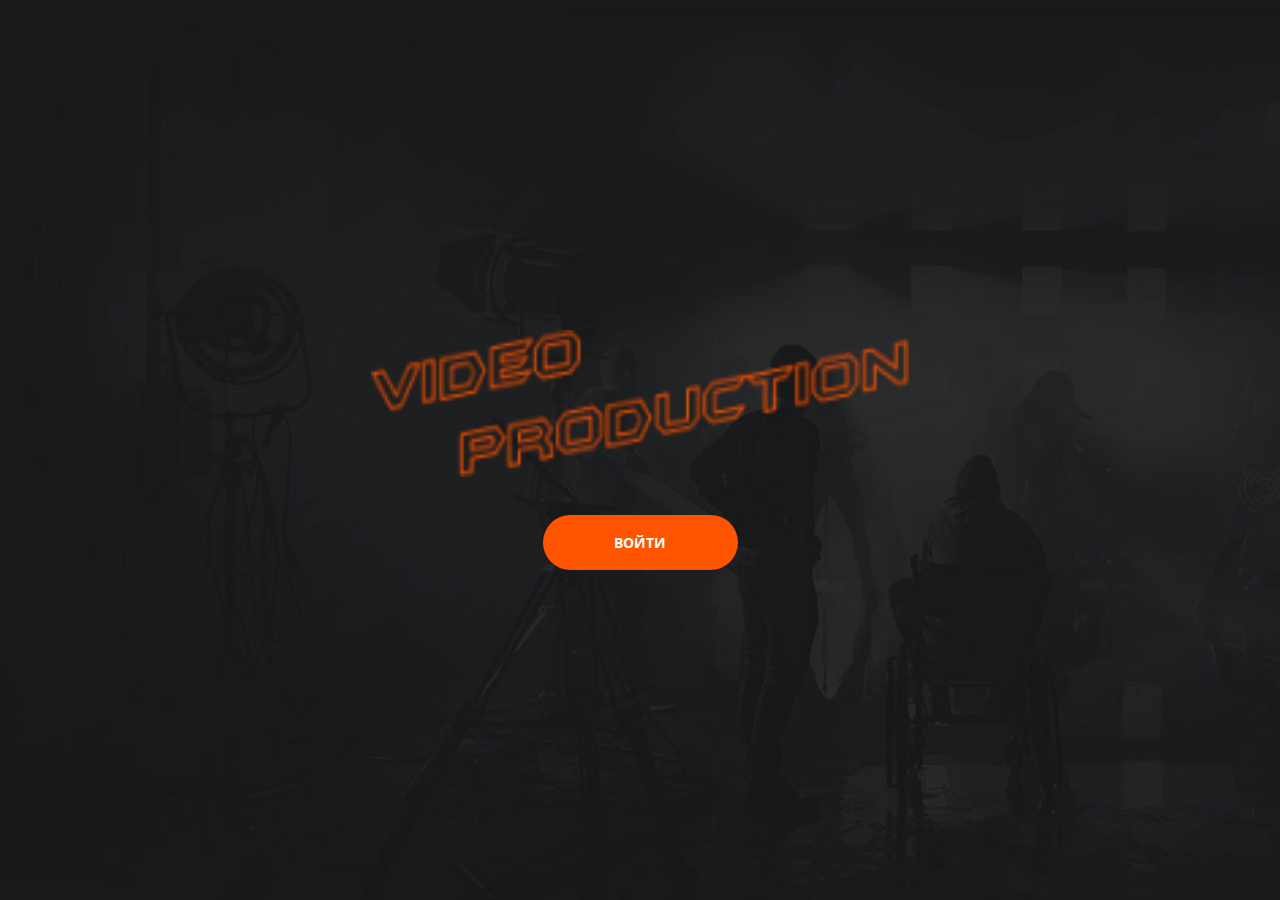
<file: index.html>
<!DOCTYPE html>
<html lang="en">

<head>
    <meta charset="UTF-8">
    <meta http-equiv="X-UA-Compatible" content="IE=edge">
    <meta name="viewport" content="width=device-width, initial-scale=1.0">
    <title>Document</title>
    <link rel="stylesheet" href="./css/pages/index.css">
</head>

<body>
    <div class="wrapper">
        <div class="welcome">
            <img class="welcome__logo" src="./images/logo.png" alt="">
            <a class="btn welcome__btn" href="./main.html">Войти</a>
        </div>
    </div>
</body>

</html>
</file>
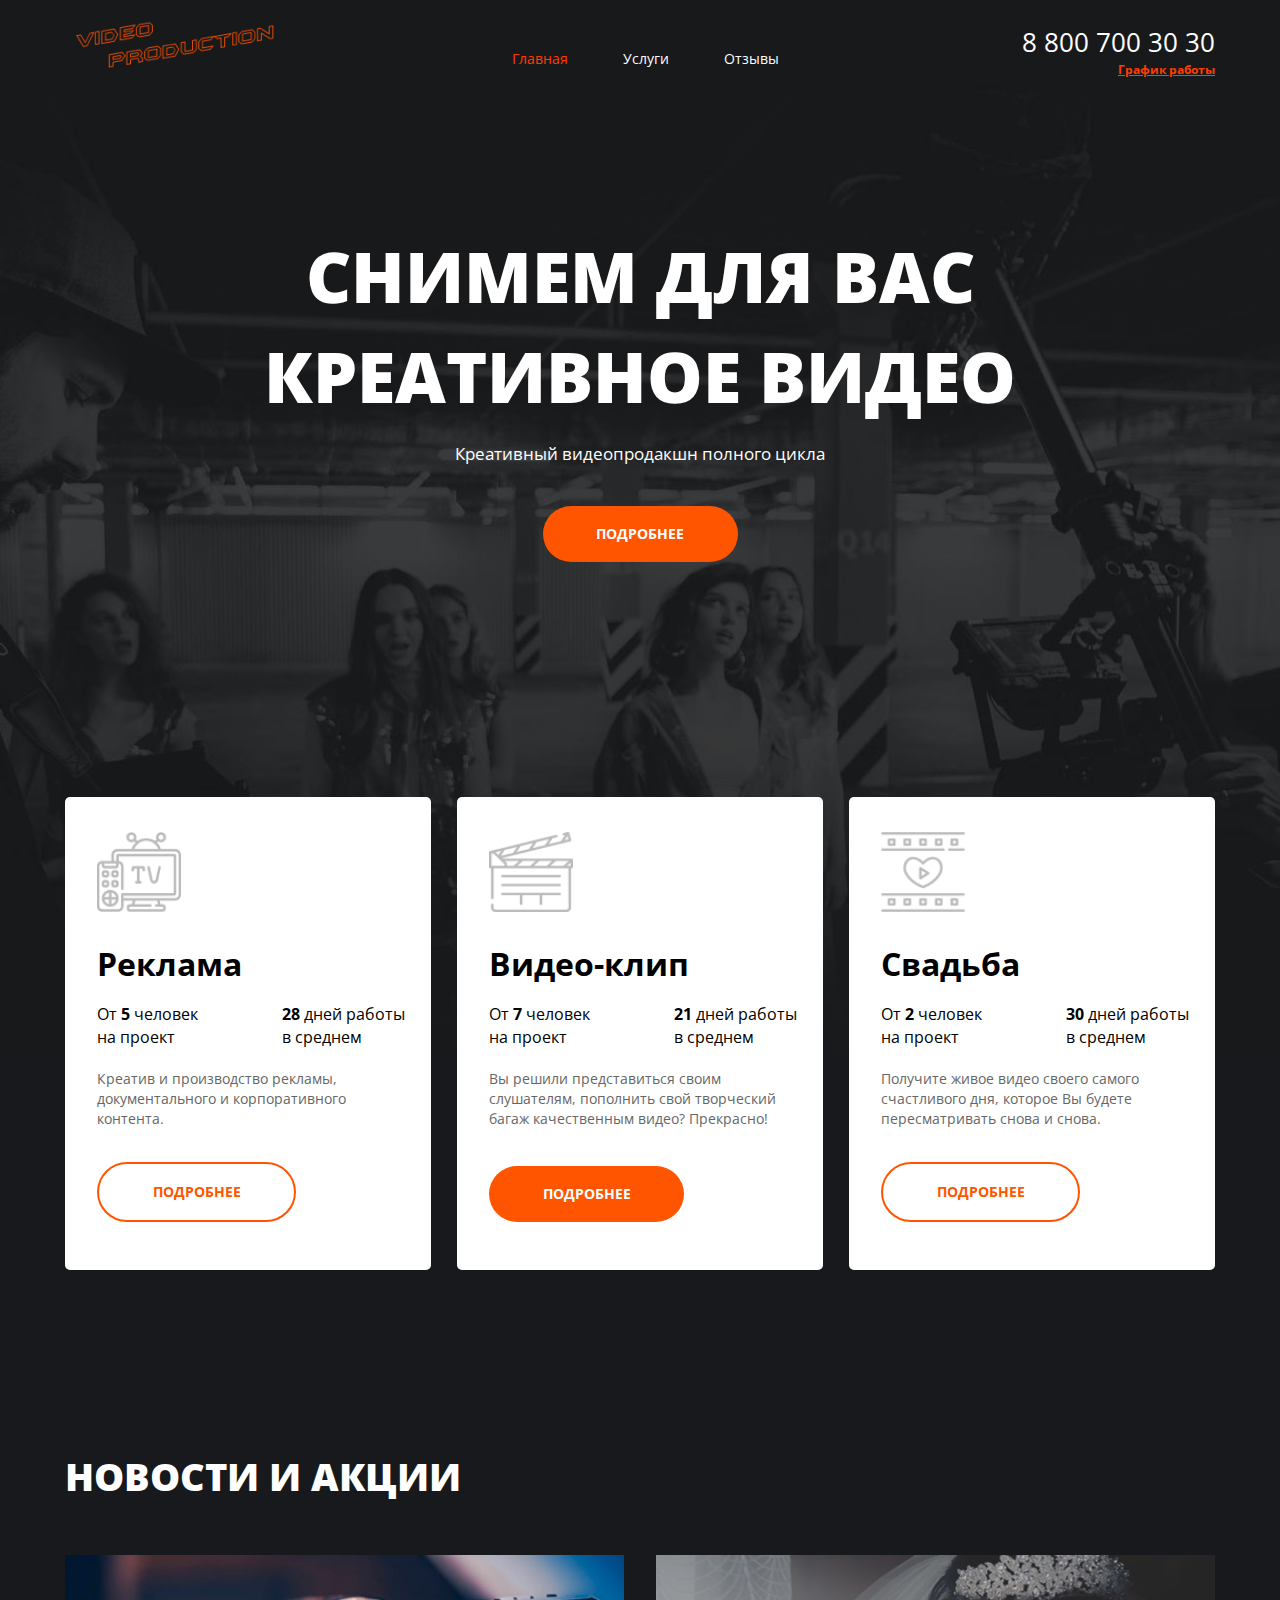
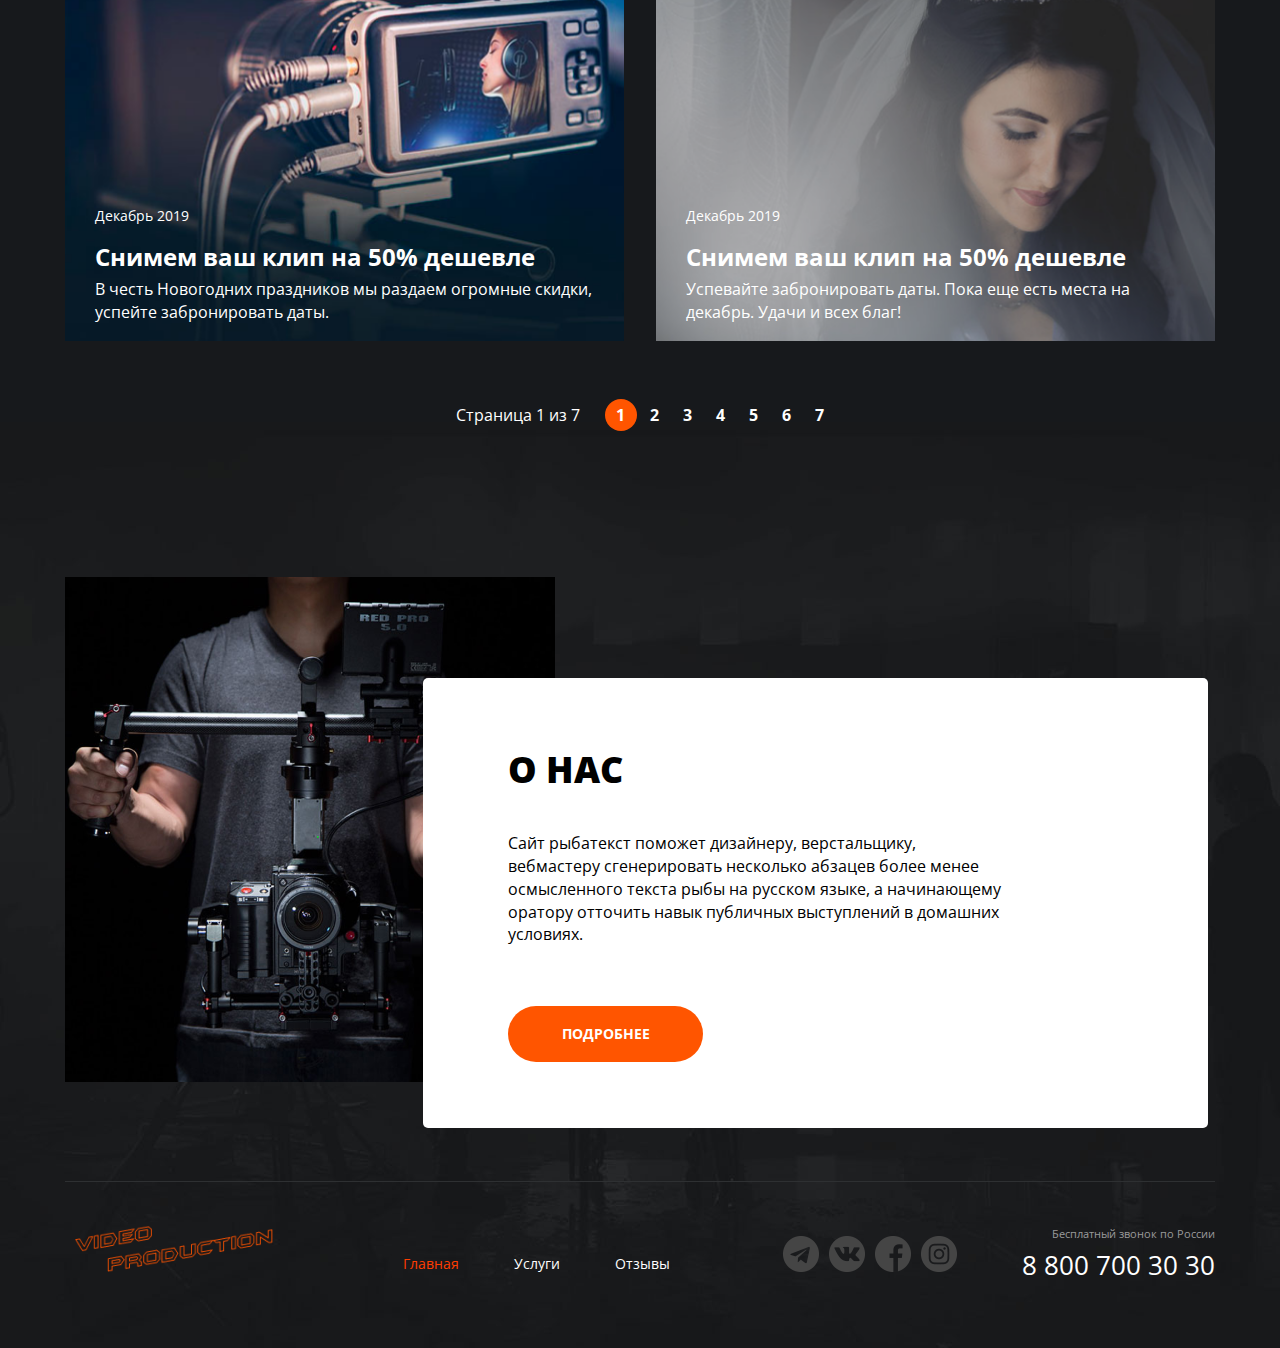
<file: main.html>
<!DOCTYPE html>
<html lang="en">

<head>
    <meta charset="UTF-8">
    <meta http-equiv="X-UA-Compatible" content="IE=edge">
    <meta name="viewport" content="width=device-width, initial-scale=1.0">
    <title>Document</title>
    <link rel="stylesheet" href="./css/pages/main.css">
</head>

<body>
    <div class="wrapper">
        <div class="container">
            <header class="header">
                <div class="header__logo logo">
                    <a href="/" class="logo__link">
                        <img src="./images/logo.png" alt="лого" class="logo__img">
                    </a>
                </div>
                <nav class="header__navigation navigation">
                    <ul class="navigation__list">
                        <li class="navigation__item">
                            <a href="./main.html" class="navigation__link navigation__link--active">Главная</a>
                        </li>
                        <li class="navigation__item">
                            <a href="./pages/services.html" class="navigation__link">Услуги</a>
                        </li>
                        <li class="navigation__item">
                            <a href="./pages/review.html" class="navigation__link">Отзывы</a>
                        </li>
                    </ul>
                </nav>
                <address class="header__contacts contacts">
                    <a href="tel:88007003030" class="contacts__phone">8 800 700 30 30</a>
                    <div class="contacts__workdays">
                        <span>График работы</span>
                        <div class="contatcs__tooltip">
                            <div class="tooltip"></div>
                            <div class="contacts__days">пн-вс: 09:00 - 20:00</div>
                            <div class="contacts__lunch">Обед: 14:00 - 14:30</div>
                        </div>
                    </div>
                  
                </address>
            </header>
            <main class="page-content">
                <div class="main-title">
                    <h1 class="main-title__header">Снимем для вас креативное видео</h1>
                    <h3 class="main-title__subheader">Креативный видеопродакшн полного цикла</h3>
                    <a class="main-title__button btn" href="#">Подробнее</a>
                </div>
                <div class="adv-block">
                    <ul class="adv-block__list">
                        <li class="adv-block__adv adv">
                            <img src="./images/tv.png" alt="picture" class="adv__pic">
                            <h2 class="adv__header">Реклама</h2>
                            <div class="adv__info">
                                <div class="adv__team">
                                    От <b>5</b> человек на проект
                                </div>
                                <div class="adv__terms">
                                    <b>28</b> дней работы в среднем
                                </div>
                            </div>
                            <p class="adv__description">
                                Креатив и производство рекламы, документального и корпоративного контента.
                            </p>
                            <a class="adv__button btn btn-border" href="#">Подробнее</a>
                        </li>
                        <li class="adv-block__adv adv">
                            <img src="./images/clapper.png" alt="picture" class="adv__pic">
                            <h2 class="adv__header">Видео-клип</h2>
                            <div class="adv__info">
                                <div class="adv__team">
                                    От <b>7</b> человек на проект
                                </div>
                                <div class="adv__terms">
                                    <b>21</b> дней работы в среднем
                                </div>
                            </div>
                            <p class="adv__description">
                                Вы решили представиться своим слушателям, пополнить свой творческий багаж качественным
                                видео? Прекрасно!
                            </p>
                            <a class="adv__button btn" href="#">Подробнее</a>
                        </li>
                        <li class="adv-block__adv adv">
                            <img src="./images/film.png" alt="picture" class="adv__pic">
                            <h2 class="adv__header">Свадьба</h2>
                            <div class="adv__info">
                                <div class="adv__team">
                                    От <b>2</b> человек на проект
                                </div>
                                <div class="adv__terms">
                                    <b>30</b> дней работы в среднем
                                </div>
                            </div>
                            <p class="adv__description">
                                Получите живое видео своего самого счастливого дня, которое Вы будете пересматривать
                                снова и снова.
                            </p>
                            <a class="adv__button btn btn-border" href="#">Подробнее</a>
                        </li>
                    </ul>
                </div>
                <div class="news">
                    <h2 class="news__title">
                        Новости и акции
                    </h2>
                    <ul class="news__list">
                        <li class="news__discount discount news__camera-bg">
                            <div class="discount__description">
                                <div class="discount__month">Декабрь 2019</div>
                                <h3 class="discount__amount">Снимем ваш клип на 50% дешевле</h3>
                                <p class="discount__new-year">В честь Новогодних праздников мы раздаем огромные скидки,
                                    успейте забронировать даты.
                                </p>
                            </div>
                        </li>
                        <li class="news__discount discount news__wedding-bg">
                            <div class="discount__description">
                                <div class="discount__month">Декабрь 2019</div>
                                <h3 class="discount__amount">Снимем ваш клип на 50% дешевле</h3>
                                <p class="discount__new-year">Успевайте забронировать даты. Пока еще есть места на
                                    декабрь. Удачи и всех благ!
                                </p>
                            </div>
                        </li>
                    </ul>
                    <div class="paginator">
                        <div class="paginator__display">Страница 1 из 7</div>
                        <ul class="paginator__list">
                            <li class="paginator__number active"><a href="">1</a></li>
                            <li class="paginator__number"><a href="">2</a></li>
                            <li class="paginator__number"><a href="">3</a></li>
                            <li class="paginator__number"><a href="">4</a></li>
                            <li class="paginator__number"><a href="">5</a></li>
                            <li class="paginator__number"><a href="">6</a></li>
                            <li class="paginator__number"><a href="">7</a></li>
                        </ul>
                    </div>
                </div>
                <div class="about">
                    <img class="about__photo" src="./images/cameraman.png">
                    <div class="about__paper">
                        <h2 class="about__header">О нас</h2>
                        <p class="about__fish">Сайт рыбатекст поможет дизайнеру, верстальщику, вебмастеру сгенерировать
                            несколько абзацев более менее осмысленного текста рыбы на русском языке, а начинающему
                            оратору отточить навык публичных выступлений в домашних условиях.</p>
                        <a class="ads__button btn" href="#">Подробнее</a>
                    </div>
                </div>
            </main>
            <div class="footer-border-line"></div>
            <footer class="footer">
                <div class="footer__column">
                    <div class="footer__logo logo">
                        <a href="/" class="logo__link">
                            <img src="./images/logo.png" alt="лого" class="logo__img">
                        </a>
                    </div>
                    <nav class="footer__navigation navigation">
                        <ul class="navigation__list">
                            <li class="navigation__item">
                                <a href="./main.html" class="navigation__link navigation__link--active">Главная</a>
                            </li>
                            <li class="navigation__item">
                                <a href="./pages/services.html" class="navigation__link">Услуги</a>
                            </li>
                            <li class="navigation__item">
                                <a href="./pages/review.html" class="navigation__link">Отзывы</a>
                            </li>
                        </ul>
                    </nav>
                </div>
                <div class="footer__column">
                    <nav class="footer__social social">
                        <ul class="social__list">
                            <li class="social__el"><a href="">
                                    <div class="social__icon telegram--icon"></div>
                                </a></li>
                            <li class="social__el"><a href="">
                                <div class="social__icon vk--icon"></div></a>
                            </li>
                            <li class="social__el"><a href="">  <div class="social__icon facebook--icon"></div></a>
                            </li>
                            <li class="social__el">  <div class="social__icon inst--icon"></div></a>
                            </li>
                        </ul>
                    </nav>
                    <div class="footer-contact">
                        <div class="footer-contact__call">Бесплатный звонок по России</div>
                        <a href="tel:88007003030" class="footer-contact__phone">8 800 700 30 30</a>
                    </div>
                </div>
            </footer>
        </div>
    </div>
</body>

</html>
</file>
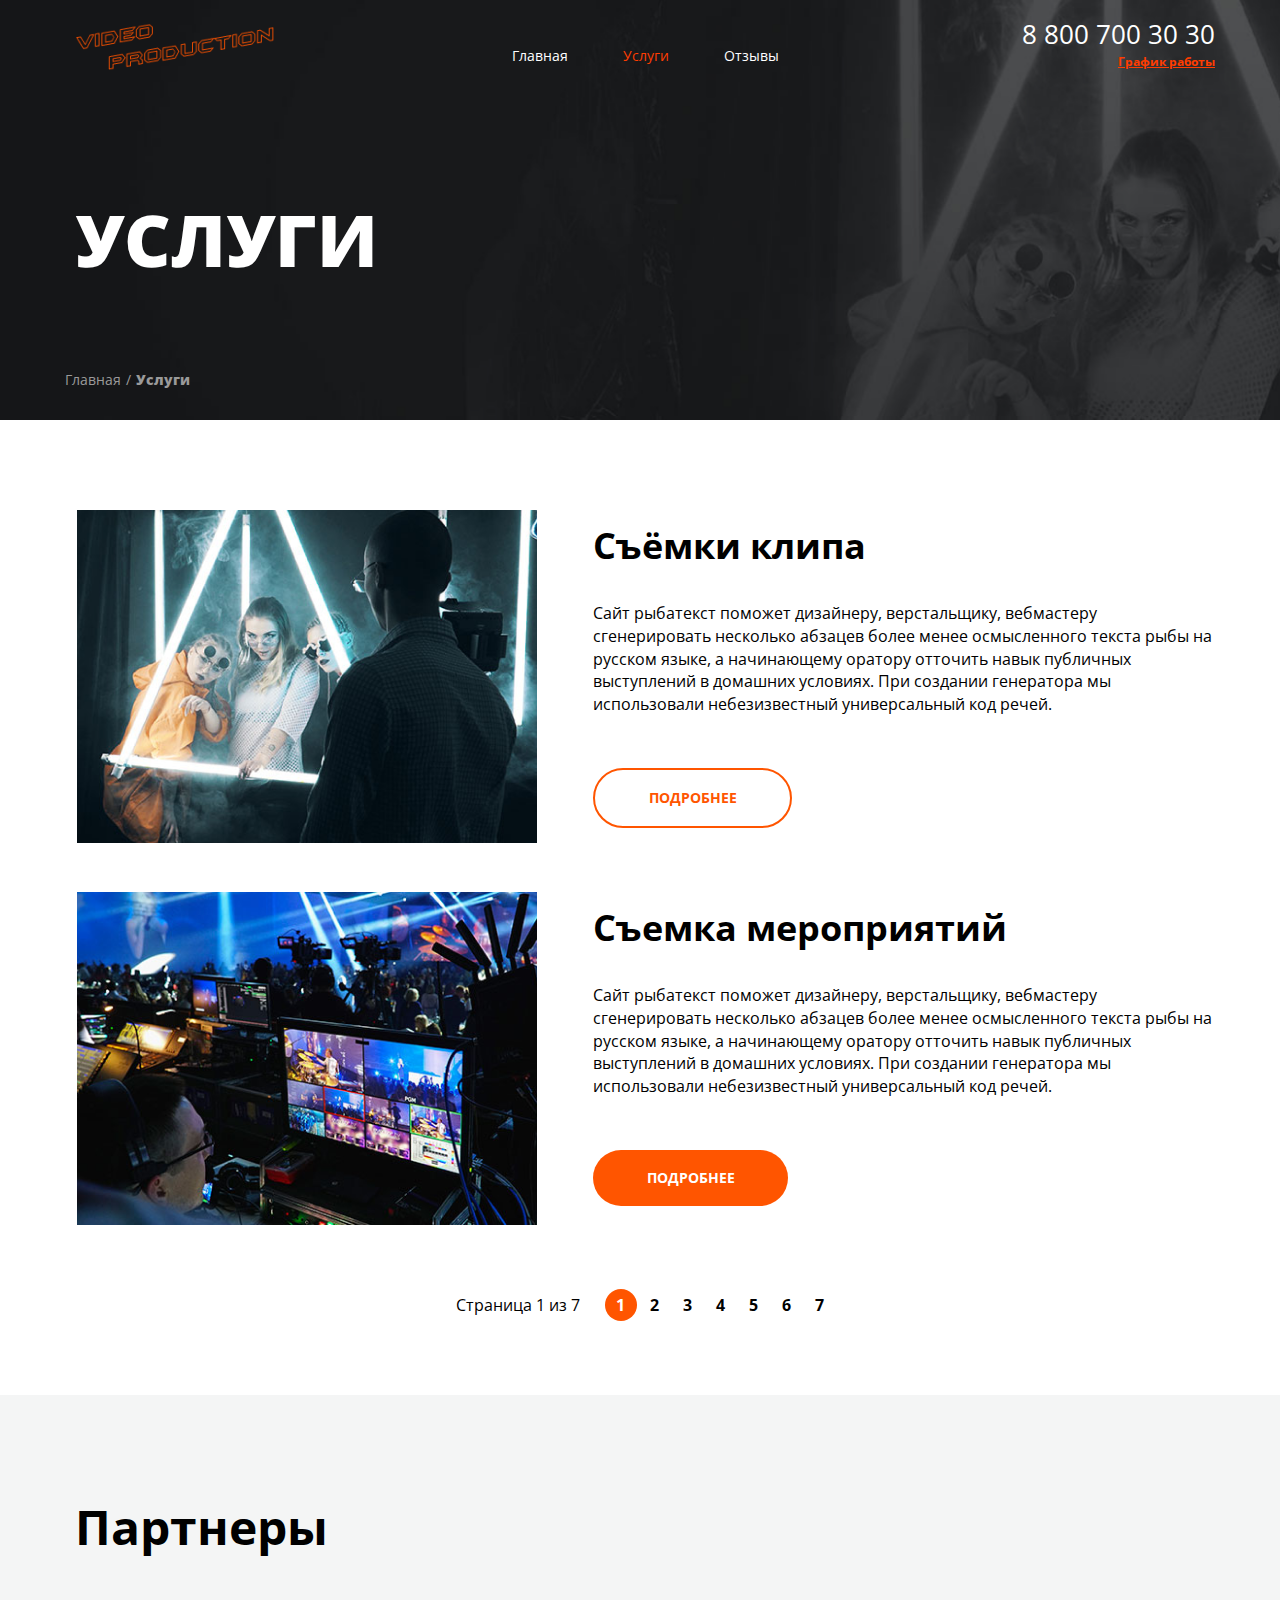
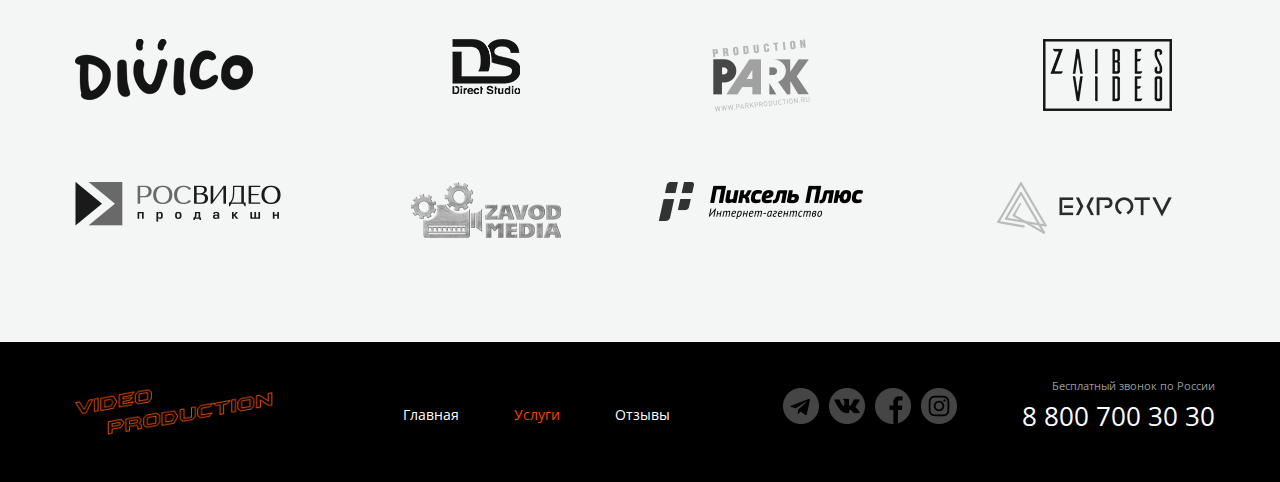
<file: pages/services.html>
<!DOCTYPE html>
<html lang="en">

<head>
    <meta charset="UTF-8">
    <meta http-equiv="X-UA-Compatible" content="IE=edge">
    <meta name="viewport" content="width=device-width, initial-scale=1.0">
    <link rel="stylesheet" href="./../css/pages/services.css">
    <title>Document</title>
</head>

<body>
    <div class="wrapper">
        <div class="hero">
            <div class="container">
                <header class="header">
                    <div class="header__logo logo">
                        <a href="/" class="logo__link">
                            <img src="./../images/logo.png" alt="лого" class="logo__img">
                        </a>
                    </div>
                    <nav class="header__navigation navigation">
                        <ul class="navigation__list">
                            <li class="navigation__item">
                                <a href="./../main.html" class="navigation__link navigation__link">Главная</a>
                            </li>
                            <li class="navigation__item">
                                <a href="./services.html" class="navigation__link--active">Услуги</a>
                            </li>
                            <li class="navigation__item">
                                <a href="./review.html" class="navigation__link">Отзывы</a>
                            </li>
                        </ul>
                    </nav>
                    <address class="header__contacts contacts">
                        <a href="tel:88007003030" class="contacts__phone">8 800 700 30 30</a>
                        <div class="contacts__workdays">
                            <span>График работы</span>
                            <div class="contatcs__tooltip">
                                <div class="tooltip"></div>
                                <div class="contacts__days">пн-вс: 09:00 - 20:00</div>
                                <div class="contacts__lunch">Обед: 14:00 - 14:30</div>
                            </div>
                        </div>  
                    </address>
                </header>
                <h1 class="hero__title">Услуги</h1>
                <div class="breadcrumb">
                    <ul class="breadcrumb__list">
                        <li class="breadcrumb__item"><a href="./../main.html" class="breadcrumb__link">Главная</a></li>
                        <li class="breadcrumb__item">/</li>
                        <li class="breadcrumb__item"><a class="breadcrumb__link active" href="#">Услуги</a></li>
                    </ul>
                </div>
            </div>
        </div>
        <div class="container">
            <div class="services-block">
                <div class="services">
                    <ul class="services__list">
                        <li class="services__item service">
                            <img class="services__pic" src="./../images/girls.png" alt="">
                            <div class="services__paper">
                                <h2 class="services__title">Съёмки клипа</h2>
                                <p class="services__text">Сайт рыбатекст поможет дизайнеру, верстальщику, вебмастеру
                                    сгенерировать несколько абзацев более менее осмысленного текста рыбы на русском
                                    языке, а начинающему оратору отточить навык публичных выступлений в домашних
                                    условиях. При создании генератора мы использовали небезизвестный универсальный код
                                    речей.</p>
                                <a class="services__button btn btn-border" href="#">Подробнее</a>
                            </div>
                        </li>
                        <li class="services__item service">
                            <img class="services__pic" src="./../images/engineer.png" alt="">
                            <div class="services__paper">
                                <h2 class="services__title">Съемка мероприятий</h2>
                                <p class="services__text">Сайт рыбатекст поможет дизайнеру, верстальщику, вебмастеру
                                    сгенерировать несколько абзацев более менее осмысленного текста рыбы на русском
                                    языке, а начинающему оратору отточить навык публичных выступлений в домашних
                                    условиях. При создании генератора мы использовали небезизвестный универсальный код
                                    речей.</p>
                                <a class="services__button btn btn-white" href="#">Подробнее</a>
                            </div>
                        </li>
                    </ul>
                    <div class="paginator">
                        <div class="paginator__display">Страница 1 из 7</div>
                        <ul class="paginator__list">
                            <li class="paginator__number active"><a href="">1</a></li>
                            <li class="paginator__number"><a href="">2</a></li>
                            <li class="paginator__number"><a href="">3</a></li>
                            <li class="paginator__number"><a href="">4</a></li>
                            <li class="paginator__number"><a href="">5</a></li>
                            <li class="paginator__number"><a href="">6</a></li>
                            <li class="paginator__number"><a href="">7</a></li>
                        </ul>
                    </div>
                </div>
            </div>
        </div>
        <div class="partners-block">
            <div class="container">
                <div class="partners">
                    <h3 class="partners__header">
                        Партнеры
                    </h3>
                    <div class="partners__pics">
                        <a href="#" class="partners__pic"><img src="./../images/divico.png" alt=""></a>
                        <a href="#" class="partners__pic"><img src="./../images/ds.png" alt=""></a>
                        <a href="#" class="partners__pic"><img src="./../images/park.png" alt=""></a>
                        <a href="#" class="partners__pic"><img src="./../images/zvibes.png" alt=""></a>
                        <a href="#" class="partners__pic"><img src="./../images/rosvideo.png" alt=""></a>
                        <a href="#" class="partners__pic"><img src="./../images/zavod.png" alt=""></a>
                        <a href="#" class="partners__pic"><img src="./../images/pixel.png" alt=""></a>
                        <a href="#" class="partners__pic"><img src="./../images/expotv.png" alt=""></a>
                    </div>
                </div>
            </div>
        </div>
        <div class="footer-block">
            <div class="container">
                <footer class="footer">
                    <div class="footer__column">
                        <div class="footer__logo logo">
                            <a href="/" class="logo__link">
                                <img src="./../images/logo.png" alt="лого" class="logo__img">
                            </a>
                        </div>
                        <nav class="footer__navigation navigation">
                            <ul class="navigation__list">
                                <li class="navigation__item">
                                    <a href="./../main.html" class="navigation__link">Главная</a>
                                </li>
                                <li class="navigation__item">
                                    <a href="./services.html" class="navigation__link navigation__link--active">Услуги</a>
                                </li>
                                <li class="navigation__item">
                                    <a href="./review.html" class="navigation__link">Отзывы</a>
                                </li>
                            </ul>
                        </nav>
                    </div>
                    <div class="footer__column">
                        <nav class="footer__social social">
                            <ul class="social__list">
                                <li class="social__el"><a href="">
                                        <div class="social__icon telegram--icon"></div>
                                    </a></li>
                                <li class="social__el"><a href="">
                                    <div class="social__icon vk--icon"></div></a>
                                </li>
                                <li class="social__el"><a href="">  <div class="social__icon facebook--icon"></div></a>
                                </li>
                                <li class="social__el">  <div class="social__icon inst--icon"></div></a>
                                </li>
                            </ul>
                        </nav>
                        <div class="footer-contact">
                            <div class="footer-contact__call">Бесплатный звонок по России</div>
                            <a href="tel:88007003030" class="footer-contact__phone">8 800 700 30 30</a>
                        </div>
                    </div>
                </footer>
            </div>
        </div>
    </div>
</body>

</html>
</file>
<file: css/pages/index.css>
@import url(./../fonts.css);
@import url(./../normalize.css);
@import url(./../shared.css);
@import url(./../blocks/button.css);

.btn {
    color: white;
}

.wrapper {
    background-image: url(./../../images/bg.png);
    height: 100vh;
    display: flex;
    align-items: center;
    justify-content: center;
}



.welcome {
    animation: welcome_anim 1s;
    animation-fill-mode: forwards;
    display: flex;
    flex-direction: column;
    justify-content: center;
    align-items: center;
}

@keyframes welcome_anim {
    from {
        opacity: 0;
        transform: scale(0.1) rotate(30deg);
    }

    50% {
        transform: rotate(-10deg);
    }

    70% {
        transform: rotate(3deg);
    }

    to {
        opacity: 1;
        transform: scale(1);
    }
}

.welcome__logo {
    width: 538px;
    height: 147px;
    margin-bottom: 38px;
}
</file>
<file: css/pages/main.css>
@import url(./../fonts.css);
@import url(./../normalize.css);
@import url(./../shared.css);
@import url(./../blocks/about.css);
@import url(./../blocks/adv-block.css);
@import url(./../blocks/footer.css);
@import url(./../blocks/header.css);
@import url(./../blocks/news.css);

body {
    color: #FFFFFF;
    background-color: #17191C;
    font-size: 48px;
}

.wrapper {
    background-image: url(./../../images/hero.png), url(./../../images/bottom-pic.png);
    background-position: top, bottom;
    background-repeat: no-repeat;
}

.main-title {
    width: 75%;
    margin-right: auto;
    margin-left: auto;
    margin-top: 0;
    margin-bottom: 235px;
}

.main-title__header {
    font-size: 70px;
    text-align: center;
    font-weight: 800;
    margin-top: 0;
    margin-bottom: 16px;
    text-transform: uppercase;
}

.main-title__subheader {
    font-style: normal;
    font-weight: 400;
    font-size: 17px;
    text-align: center;
    margin-top: 0;
    margin-bottom: 40px;
}

.main-title__button {
    margin: auto;
}

.footer{
    padding-bottom: 60px;
}
</file>
<file: css/pages/services.css>
@import url(./../fonts.css);
@import url(./../normalize.css);
@import url(./../shared.css);
@import url(./../blocks/header.css);
@import url(./../blocks/button.css);
@import url(./../blocks/paginator.css);
@import url(./../blocks/footer.css);
@import url(./../blocks/services.css);
@import url(./../blocks/partners.css);
@import url(./../blocks/breadcrumb.css);
@import url(./../blocks/navigation.css);

.hero {
    color: #ffffff;
    background-image: url(./../../images/top-line.png);
    background-size: cover;
    background-repeat: no-repeat;
    padding-bottom: 0px;
}

.header {
    margin-bottom: 112px;
}

.header__navigation{
    padding-top: 20px;
    padding-bottom: 10px;
}

.hero__title {
    text-transform: uppercase;
    font-style: normal;
    font-weight: 800;
    font-size: 72px;
    margin: 0;
    margin-bottom: 80px;
    padding-left: 10px;
}

.paginator__number.active {
    color: #ffffff;
}
</file>
